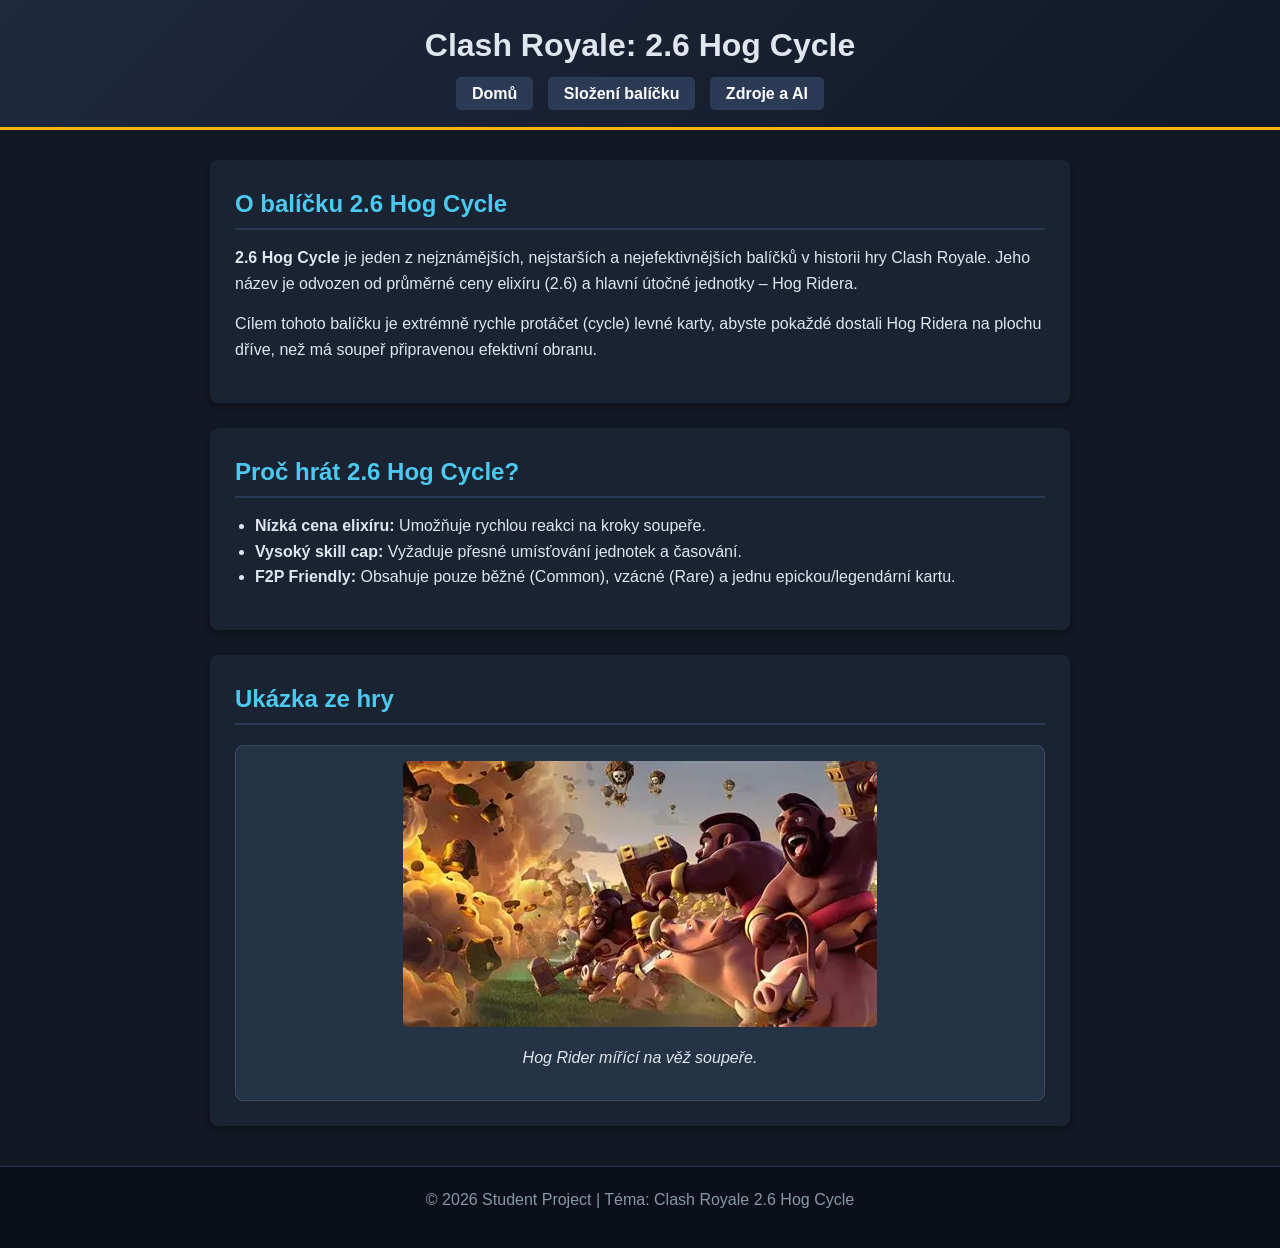
<file: index.html>
<!DOCTYPE html>
<html lang="cs">
<head>
    <meta charset="UTF-8">
    <meta name="viewport" content="width=device-width, initial-scale=1.0">
    <title>2.6 Hog Cycle - Clash Royale</title>
    <link rel="stylesheet" href="style.css">
</head>
<body>

    <header>
        <h1>Clash Royale: 2.6 Hog Cycle</h1>
        <nav>
            <a href="index.html">Domů</a>
            <a href="karty.html">Složení balíčku</a>
            <a href="zdroje.html">Zdroje a AI</a>
        </nav>
    </header>

    <main>
        <section>
            <h2>O balíčku 2.6 Hog Cycle</h2>
            <p><strong>2.6 Hog Cycle</strong> je jeden z nejznámějších, nejstarších a nejefektivnějších balíčků v historii hry Clash Royale. Jeho název je odvozen od průměrné ceny elixíru (2.6) a hlavní útočné jednotky – Hog Ridera.</p>
            <p>Cílem tohoto balíčku je extrémně rychle protáčet (cycle) levné karty, abyste pokaždé dostali Hog Ridera na plochu dříve, než má soupeř připravenou efektivní obranu.</p>
        </section>

        <section>
            <h2>Proč hrát 2.6 Hog Cycle?</h2>
            <ul>
                <li><strong>Nízká cena elixíru:</strong> Umožňuje rychlou reakci na kroky soupeře.</li>
                <li><strong>Vysoký skill cap:</strong> Vyžaduje přesné umísťování jednotek a časování.</li>
                <li><strong>F2P Friendly:</strong> Obsahuje pouze běžné (Common), vzácné (Rare) a jednu epickou/legendární kartu.</li>
            </ul>
        </section>

        <section>
            <h2>Ukázka ze hry</h2>
            <div class="cards-grid">
                <div class="card-item">
                    <img src="hog_rider_gameplay.jpg" alt="Hog Rider v akci">
                    <p><em>Hog Rider mířící na věž soupeře.</em></p>
                </div>
            </div>
        </section>
    </main>

    <footer>
        <p>&copy; 2026 Student Project | Téma: Clash Royale 2.6 Hog Cycle</p>
    </footer>

</body>
</html>
</file>
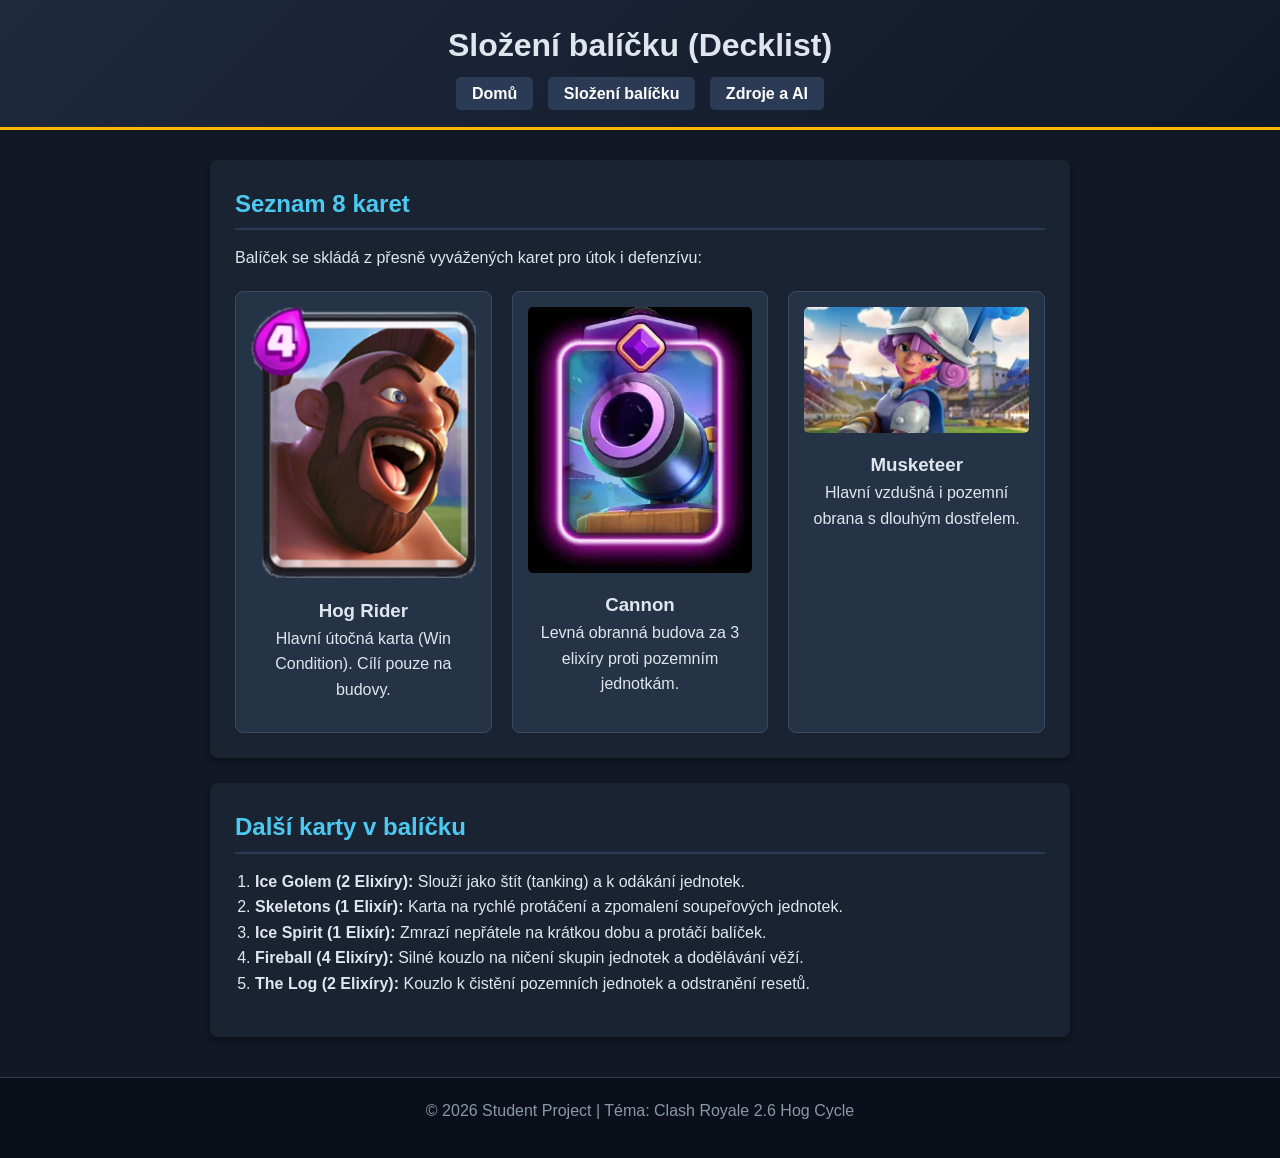
<file: karty.html>
<!DOCTYPE html>
<html lang="cs">
<head>
    <meta charset="UTF-8">
    <meta name="viewport" content="width=device-width, initial-scale=1.0">
    <title>Složení balíčku - 2.6 Hog Cycle</title>
    <link rel="stylesheet" href="style.css">
</head>
<body>

    <header>
        <h1>Složení balíčku (Decklist)</h1>
        <nav>
            <a href="index.html">Domů</a>
            <a href="karty.html">Složení balíčku</a>
            <a href="zdroje.html">Zdroje a AI</a>
        </nav>
    </header>

    <main>
        <section>
            <h2>Seznam 8 karet</h2>
            <p>Balíček se skládá z přesně vyvážených karet pro útok i defenzívu:</p>

            <div class="cards-grid">
                <div class="card-item">
                    <img src="hog_rider.jpg" alt="Hog Rider">
                    <h3>Hog Rider</h3>
                    <p>Hlavní útočná karta (Win Condition). Cílí pouze na budovy.</p>
                </div>
                <div class="card-item">
                    <img src="cannon.jpg" alt="Cannon">
                    <h3>Cannon</h3>
                    <p>Levná obranná budova za 3 elixíry proti pozemním jednotkám.</p>
                </div>
                <div class="card-item">
                    <img src="musketeer.jpg" alt="Musketeer">
                    <h3>Musketeer</h3>
                    <p>Hlavní vzdušná i pozemní obrana s dlouhým dostřelem.</p>
                </div>
            </div>
        </section>

        <section>
            <h2>Další karty v balíčku</h2>
            <ol>
                <li><strong>Ice Golem (2 Elixíry):</strong> Slouží jako štít (tanking) a k odákání jednotek.</li>
                <li><strong>Skeletons (1 Elixír):</strong> Karta na rychlé protáčení a zpomalení soupeřových jednotek.</li>
                <li><strong>Ice Spirit (1 Elixír):</strong> Zmrazí nepřátele na krátkou dobu a protáčí balíček.</li>
                <li><strong>Fireball (4 Elixíry):</strong> Silné kouzlo na ničení skupin jednotek a dodělávání věží.</li>
                <li><strong>The Log (2 Elixíry):</strong> Kouzlo k čistění pozemních jednotek a odstranění resetů.</li>
            </ol>
        </section>
    </main>

    <footer>
        <p>&copy; 2026 Student Project | Téma: Clash Royale 2.6 Hog Cycle</p>
    </footer>

</body>
</html>
</file>
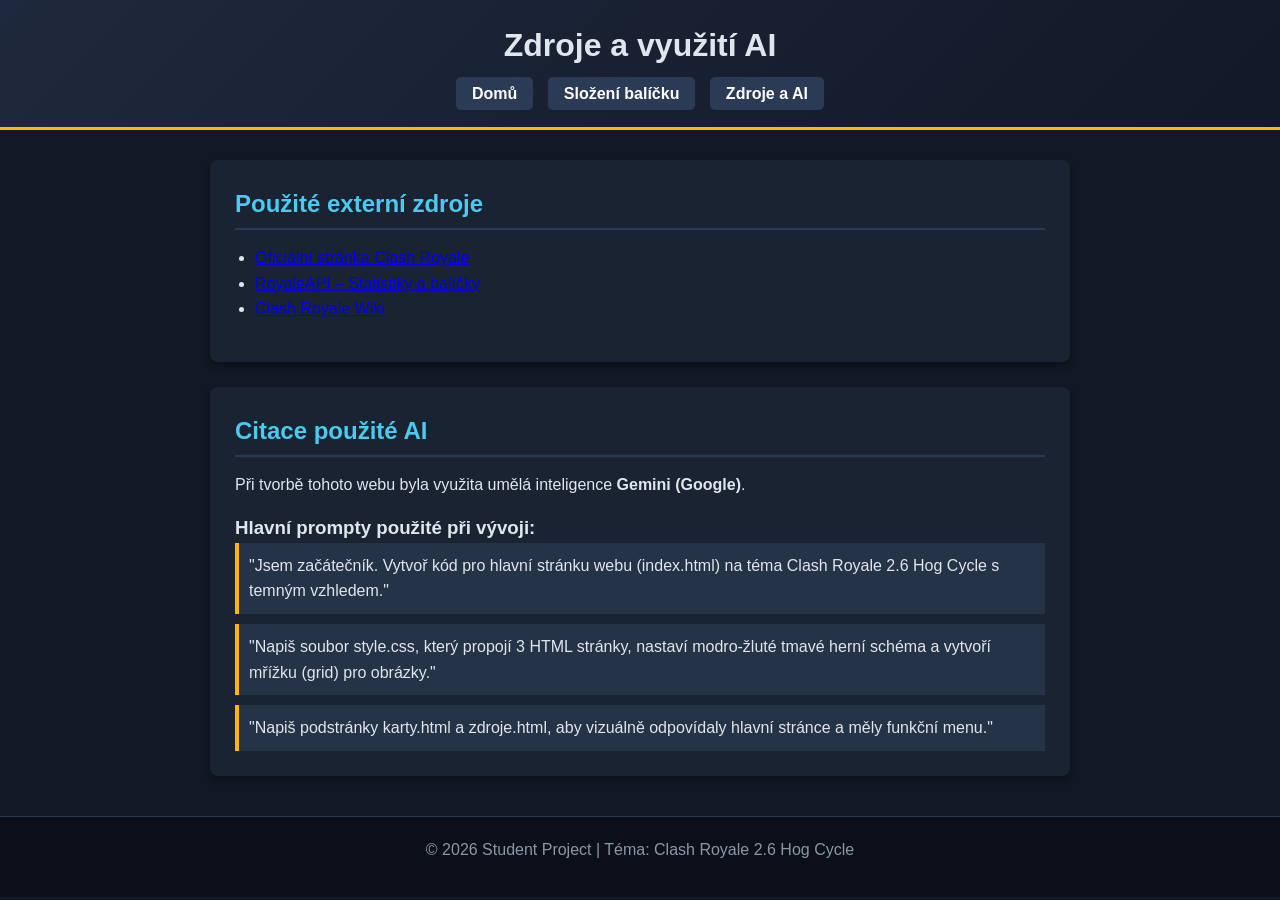
<file: zdroje.html>
<!DOCTYPE html>
<html lang="cs">
<head>
    <meta charset="UTF-8">
    <meta name="viewport" content="width=device-width, initial-scale=1.0">
    <title>Zdroje a AI - 2.6 Hog Cycle</title>
    <link rel="stylesheet" href="style.css">
</head>
<body>

    <header>
        <h1>Zdroje a využití AI</h1>
        <nav>
            <a href="index.html">Domů</a>
            <a href="karty.html">Složení balíčku</a>
            <a href="zdroje.html">Zdroje a AI</a>
        </nav>
    </header>

    <main>
        <section>
            <h2>Použité externí zdroje</h2>
            <ul>
                <li><a href="https://supercell.com/en/games/clashroyale/" target="_blank">Oficiální stránka Clash Royale</a></li>
                <li><a href="https://royaleapi.com/" target="_blank">RoyaleAPI – Statistiky a balíčky</a></li>
                <li><a href="https://clashroyale.fandom.com/" target="_blank">Clash Royale Wiki</a></li>
            </ul>
        </section>

        <section>
            <h2>Citace použité AI</h2>
            <p>Při tvorbě tohoto webu byla využita umělá inteligence <strong>Gemini (Google)</strong>.</p>
            
            <h3>Hlavní prompty použité při vývoji:</h3>
            <blockquote style="background-color: #253346; padding: 10px; border-left: 4px solid #ffb703; margin-bottom: 10px;">
                "Jsem začátečník. Vytvoř kód pro hlavní stránku webu (index.html) na téma Clash Royale 2.6 Hog Cycle s temným vzhledem."
            </blockquote>
            <blockquote style="background-color: #253346; padding: 10px; border-left: 4px solid #ffb703; margin-bottom: 10px;">
                "Napiš soubor style.css, který propojí 3 HTML stránky, nastaví modro-žluté tmavé herní schéma a vytvoří mřížku (grid) pro obrázky."
            </blockquote>
            <blockquote style="background-color: #253346; padding: 10px; border-left: 4px solid #ffb703;">
                "Napiš podstránky karty.html a zdroje.html, aby vizuálně odpovídaly hlavní stránce a měly funkční menu."
            </blockquote>
        </section>
    </main>

    <footer>
        <p>&copy; 2026 Student Project | Téma: Clash Royale 2.6 Hog Cycle</p>
    </footer>

</body>
</html>
</file>
<file: style.css>
/* Základní nastavení a tmavý herní motiv */
* {
    margin: 0;
    padding: 0;
    box-sizing: border-box;
}

body {
    font-family: 'Segoe UI', Tahoma, Geneva, Verdana, sans-serif;
    background-color: #121824;
    color: #e0e6ed;
    line-height: 1.6;
}

/* Hlavička a navigace */
header {
    background: linear-gradient(135deg, #1f293d, #111827);
    padding: 20px 0;
    text-align: center;
    border-bottom: 3px solid #ffb703;
}

nav {
    margin-top: 10px;
}
nav a {
    color: #ffffff;
    text-decoration: none;
    font-weight: bold;
    padding: 8px 16px;
    margin: 0 5px;
    border-radius: 5px;
    background-color: #2b3a55;
    transition: background-color 0.3s;
}

nav a:hover {
    background-color: #ffb703;
    color: #121824;
}
/* Hlavní obsah */
main {
    max-width: 900px;
    margin: 30px auto;
    padding: 0 20px;
}

section {
    background-color: #1a2332;
    padding: 25px;
    margin-bottom: 25px;
    border-radius: 8px;
    box-shadow: 0 4px 6px rgba(0, 0, 0, 0.3);
}

h2 {
    color: #4cc9f0;
    margin-bottom: 15px;
    border-bottom: 2px solid #2b3a55;
    padding-bottom: 5px;
}

p, ul, ol {
    margin-bottom: 15px;
}

ul, ol {
    padding-left: 20px;
}

/* Mřížka pro karty a obrázky */
.cards-grid {
    display: grid;
    grid-template-columns: repeat(auto-fit, minmax(200px, 1fr));
    gap: 20px;
    margin-top: 20px;
}

.card-item {
    background-color: #253346;
    padding: 15px;
    border-radius: 8px;
    text-align: center;
    border: 1px solid #3a4b66;
}

.card-item img {
    max-width: 100%;
    height: auto;
    border-radius: 5px;
    margin-bottom: 10px;
}
/* Patička */
footer {
    text-align: center;
    padding: 20px;
    background-color: #0b0f19;
    color: #8899a6;
    margin-top: 40px;
    border-top: 1px solid #2b3a55;
}

footer a {
    color: #4cc9f0;
}
</file>
